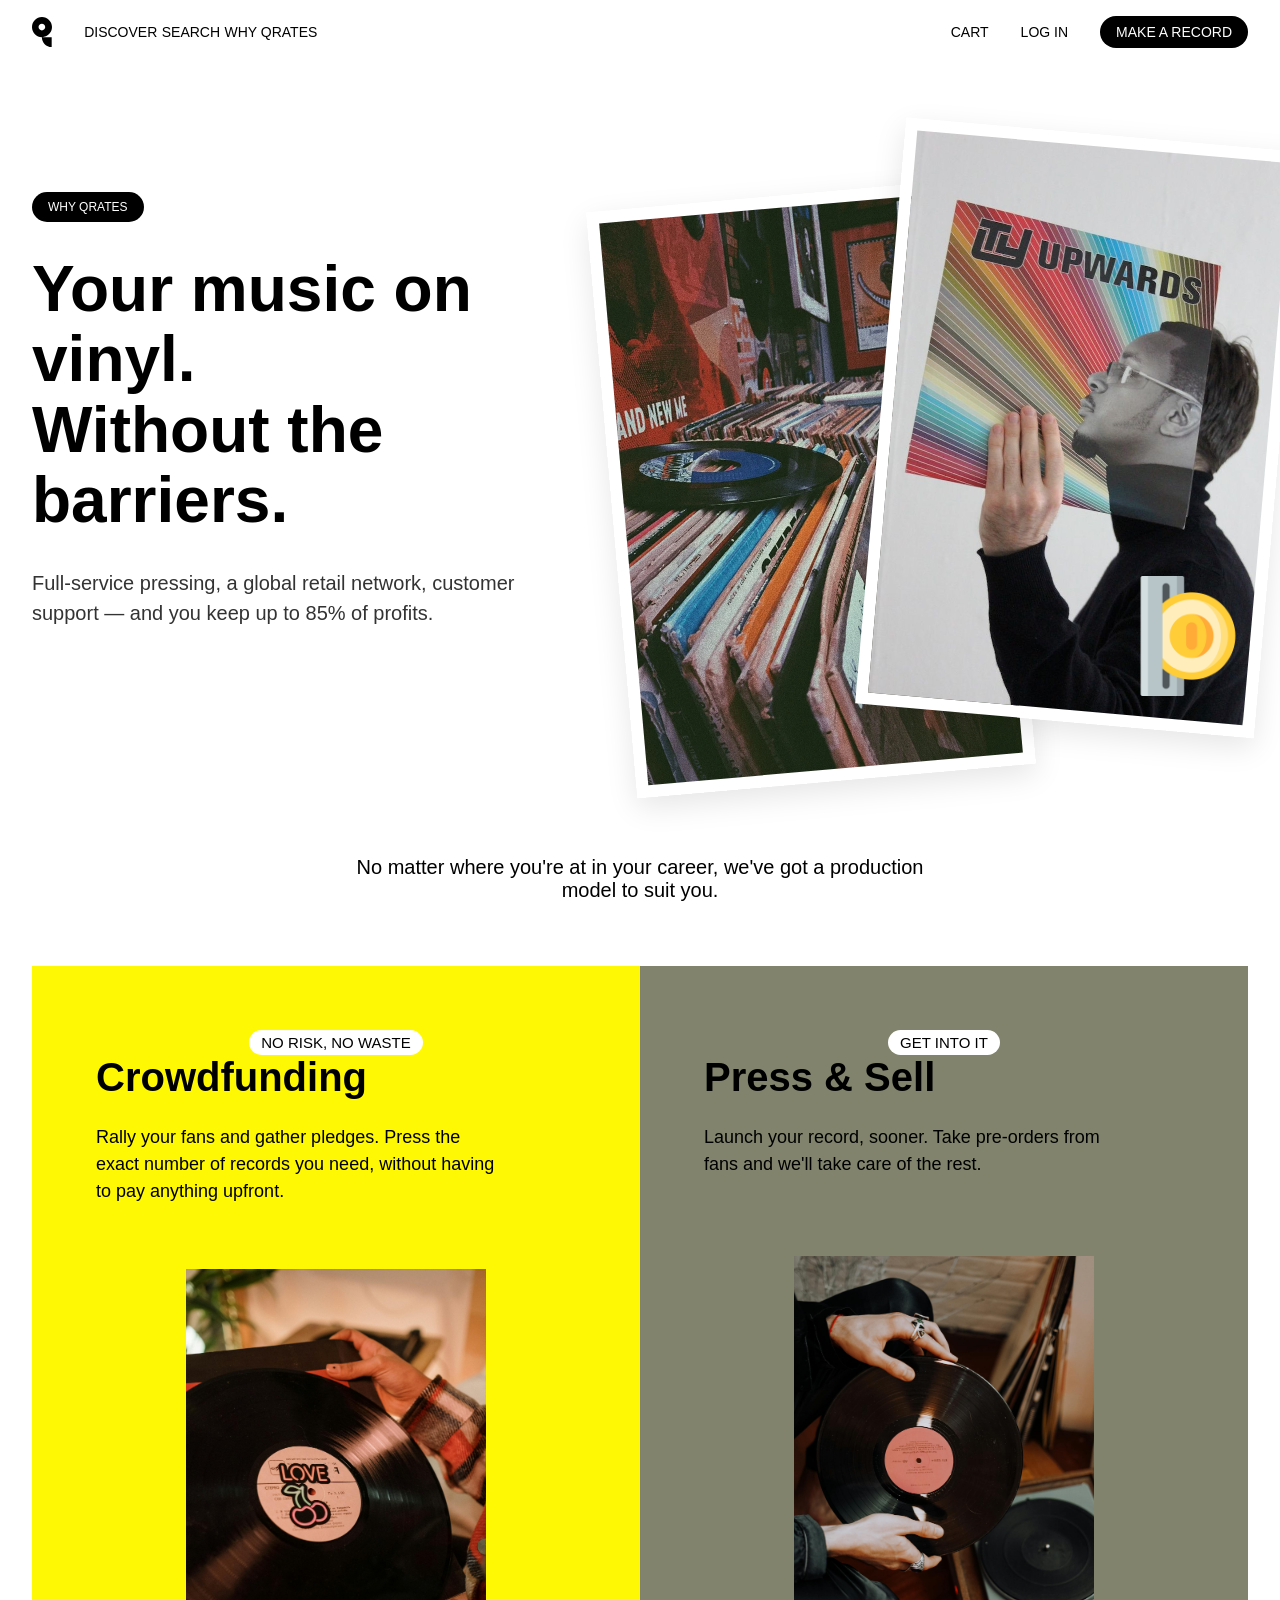
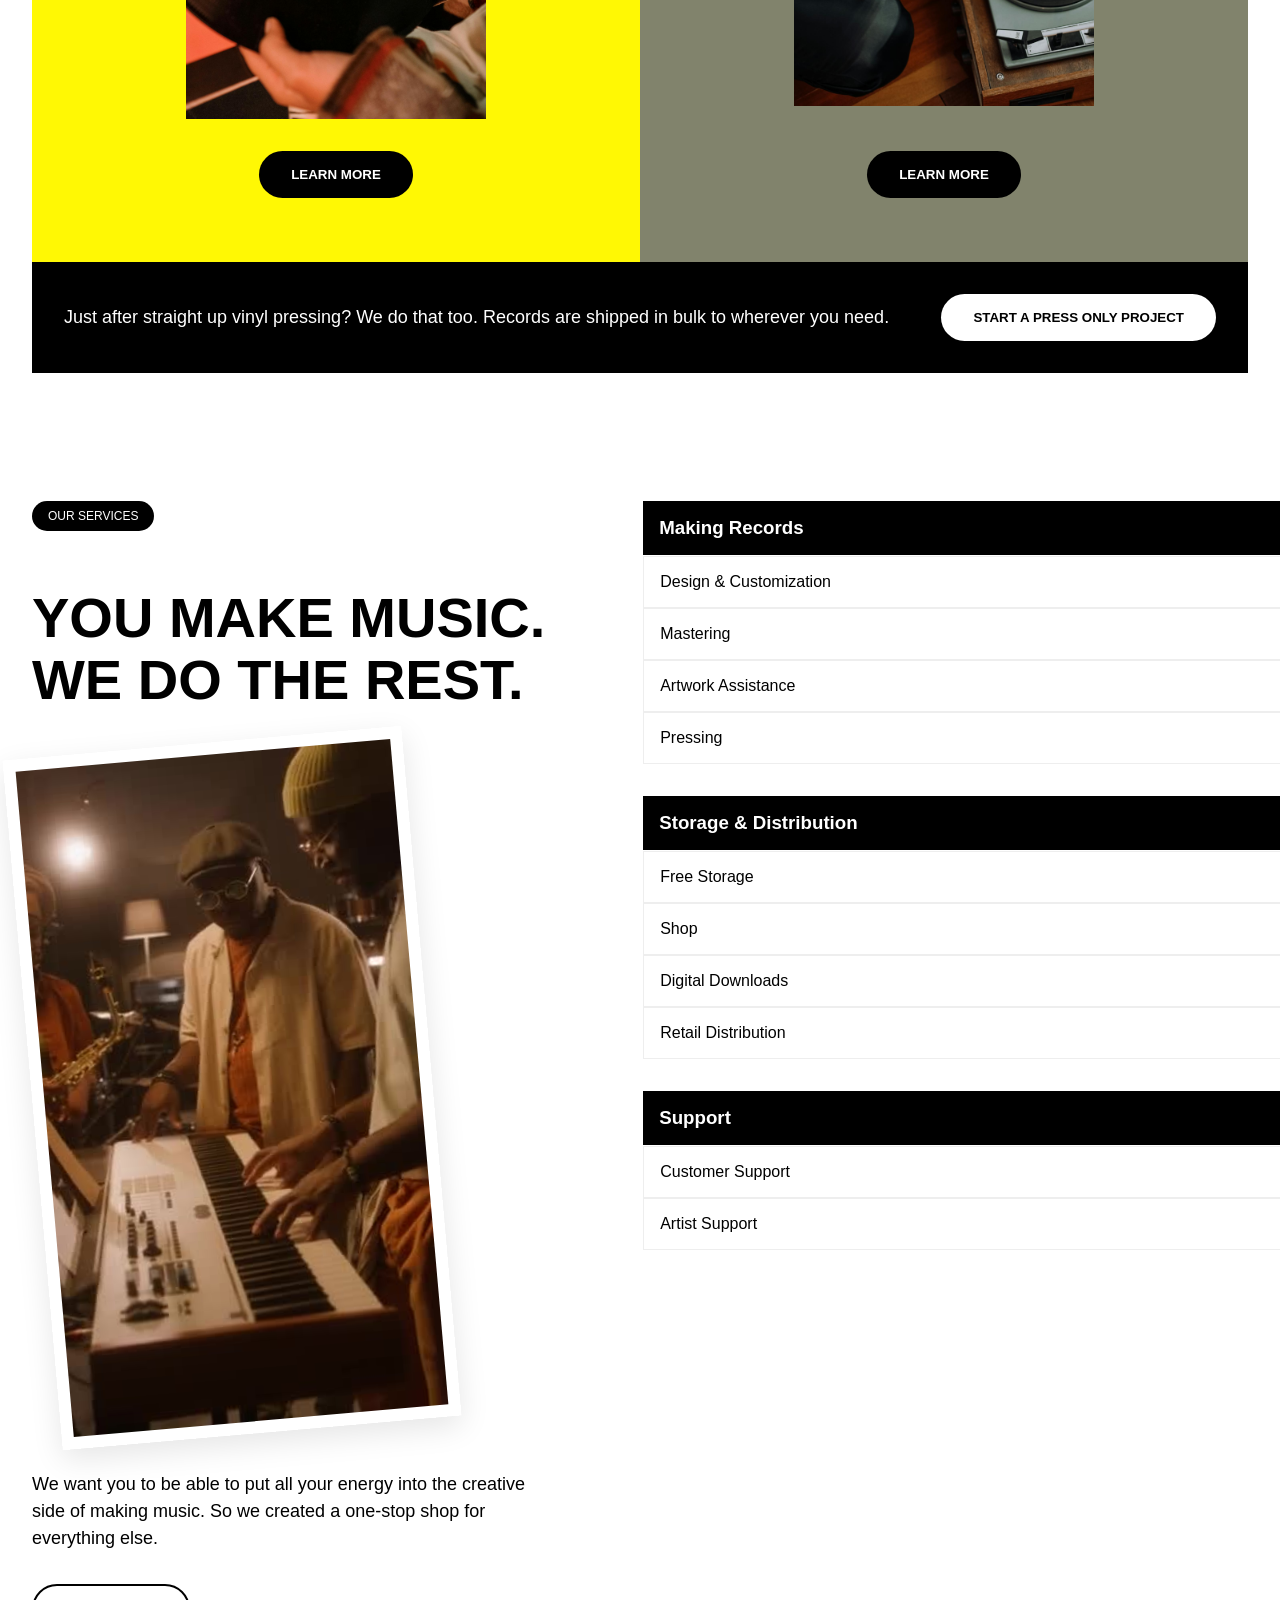
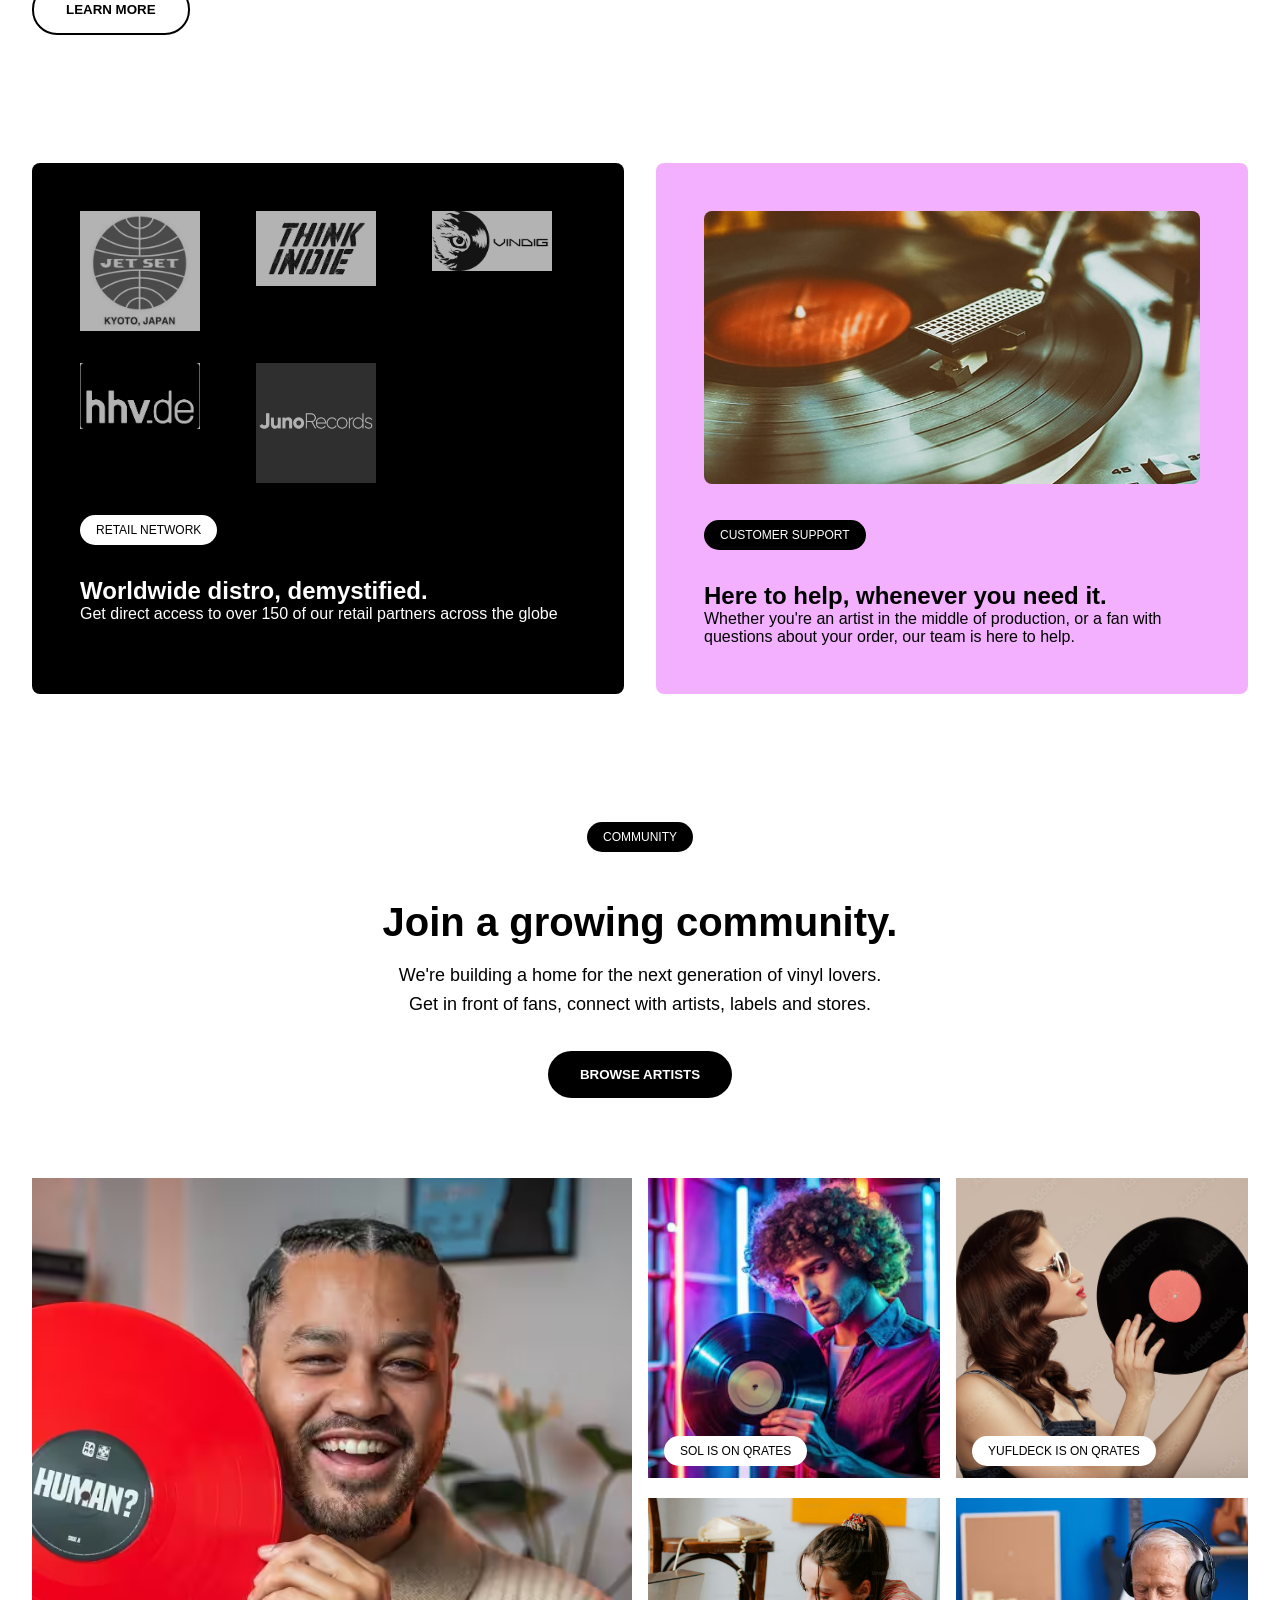
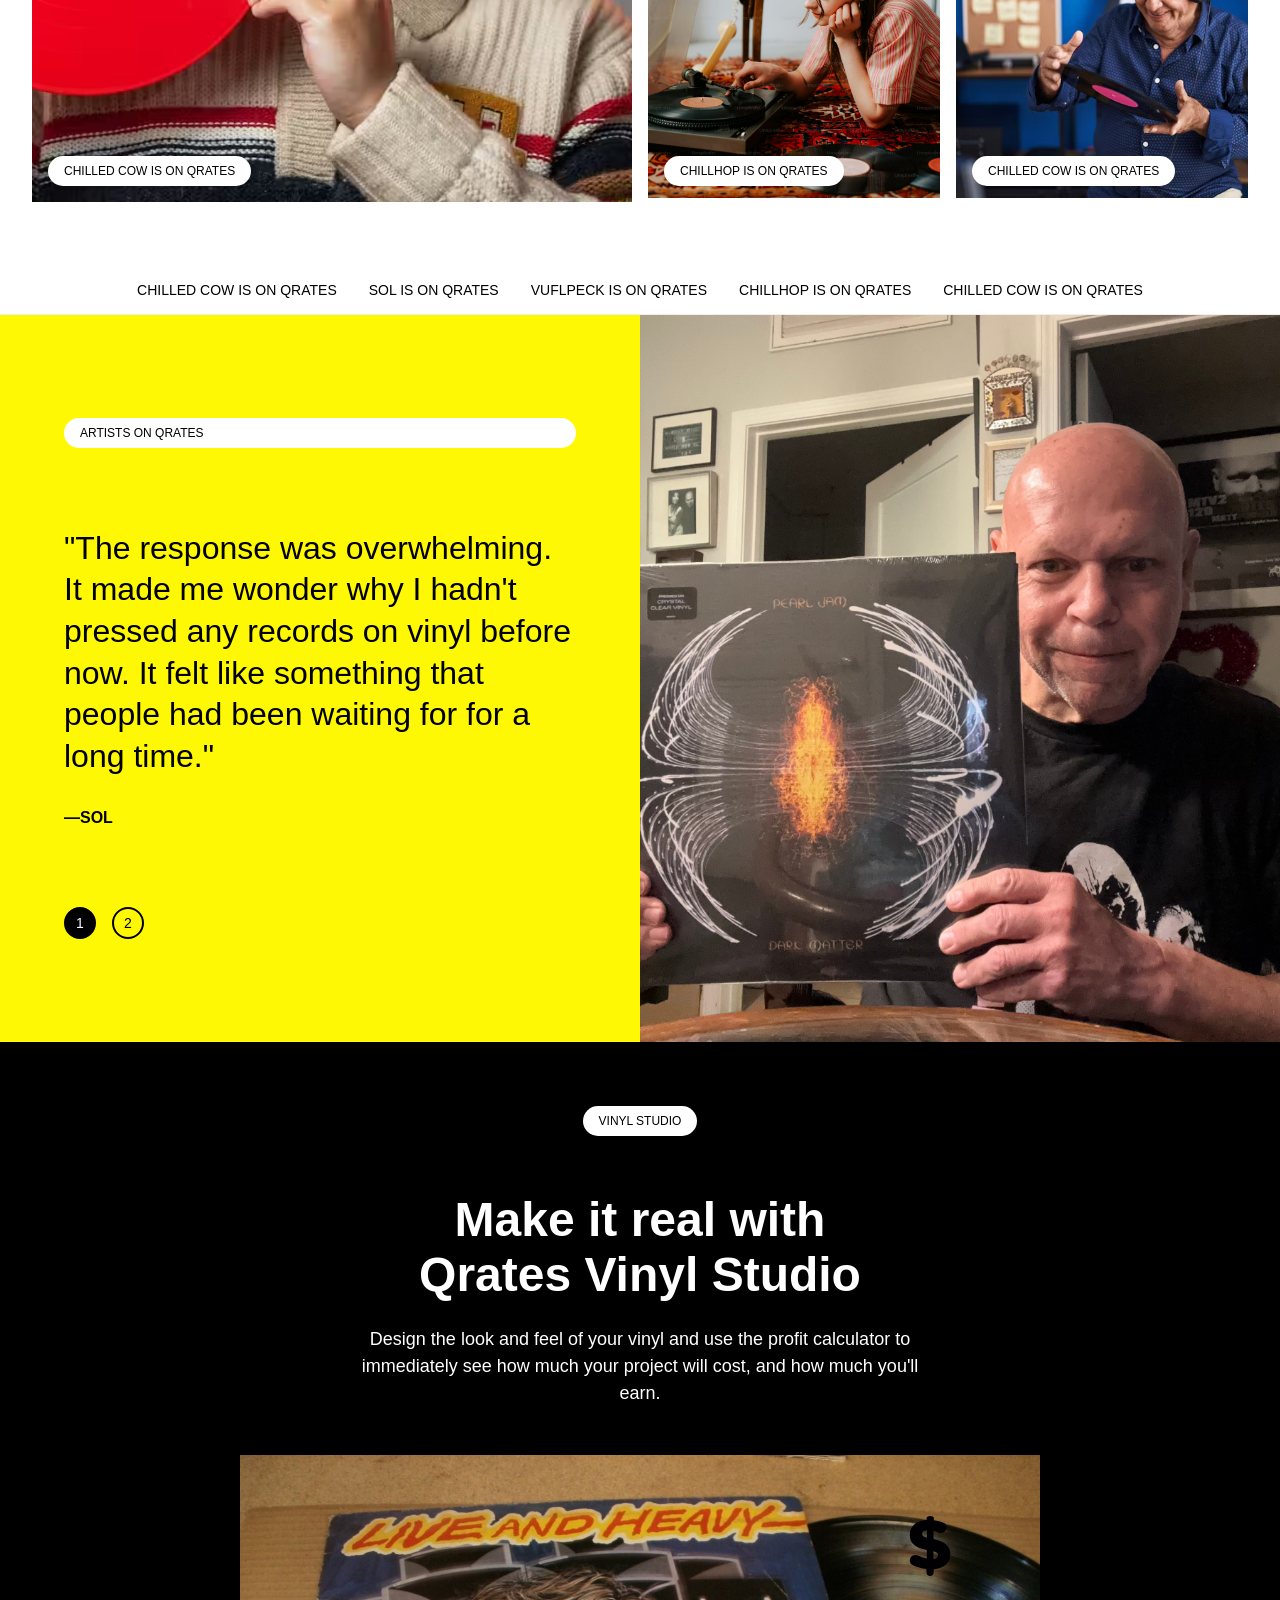
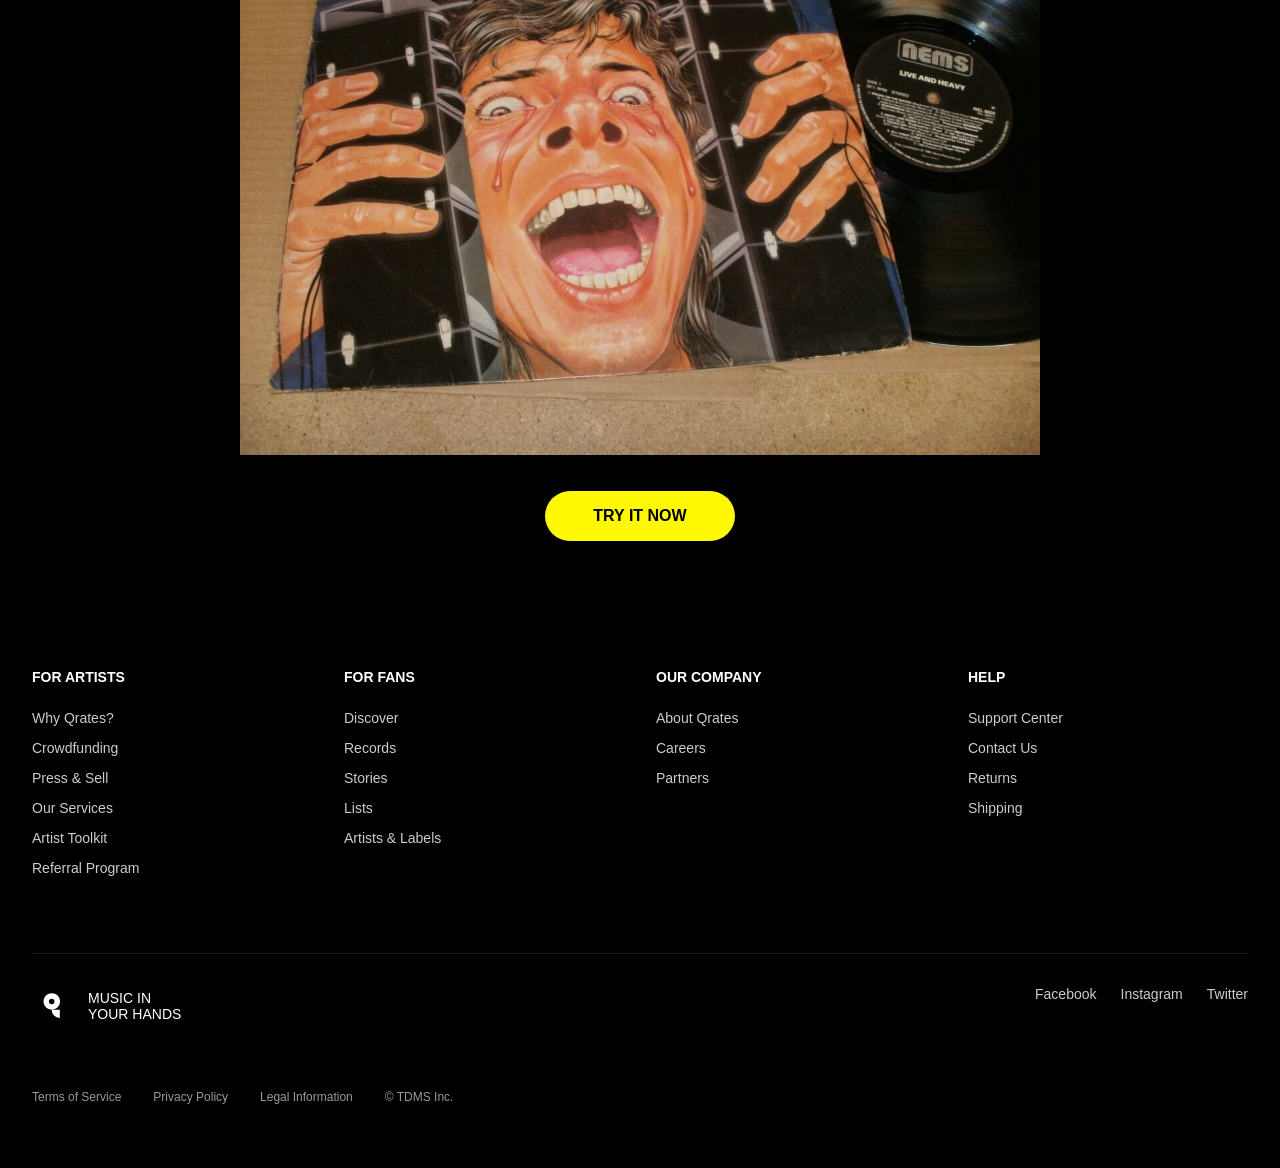
<file: index.html>
<!DOCTYPE html>
<html lang="es">
<head>
    <meta charset="UTF-8">
    <meta name="viewport" content="width=device-width, initial-scale=1.0">
    <title>Olimpica Music - Your music on vinyl</title>
    <link rel="stylesheet" href="styles.css">
</head>
<body>
    <header class="header">
        <nav class="nav">
            <div class="nav-left">
                <img src="./img/Qrates_logo.svg" alt="Qrates Logo" class="logo">
                <div class="nav-links">
                    <a href="#">DISCOVER</a>
                    <a href="#">SEARCH</a>
                    <a href="#">WHY QRATES</a>
                </div>
            </div>
            <div class="nav-right">
                <a href="#">CART</a>
                <a href="#">LOG IN</a>
                <button class="make-record-btn">MAKE A RECORD</button>
            </div>
        </nav>
    </header>

    <main class="hero">
        <div class="hero-content">
            <span class="tag">WHY QRATES</span>
            <h1>Your music on vinyl.<br>Without the barriers.</h1>
            <p class="hero-text">Full-service pressing, a global retail network, customer support — and you keep up to 85% of profits.</p>
        </div>

        <div class="hero-images">
            <img src="./img/Vinilo_2.jpg" alt="Vinyl Record 1" class="image-top">
            <img src="./img/Vinilo_1.jpg" alt="Vinyl Record 2" class="image-bottom">
            <div class="circle-badge">
                <img src="./img/coin-slot.png" alt="1 Million" class="badge">
            </div>
        </div>
    </main>

    <!-- Production Models Seccion -->
    <section class="production-models">
        <p class="model-intro">No matter where you're at in your career, we've got a production model to suit you.</p>
        
        <div class="models-container">
            <div class="model crowdfunding">
                <span class="model-tag">NO RISK, NO WASTE</span>
                <h2>Crowdfunding</h2>
                <p>Rally your fans and gather pledges. Press the exact number of records you need, without having to pay anything upfront.</p>
                <div class="model-image">
                    <img src="./img/crowd-funding.png" alt="Crowdfunding" class="model-illustration">
                </div>
                <button class="learn-more">LEARN MORE</button>
            </div>

            <div class="model press-sell">
                <span class="model-tag">GET INTO IT</span>
                <h2>Press & Sell</h2>
                <p>Launch your record, sooner. Take pre-orders from fans and we'll take care of the rest.</p>
                <div class="model-image">
                    <img src="./img/vinyl.jpeg" alt="Press-Sell" class="model-illustration">
                </div>
                <button class="learn-more">LEARN MORE</button>
            </div>
        </div>

        <div class="shipping-info">
            <p>Just after straight up vinyl pressing? We do that too. Records are shipped in bulk to wherever you need.</p>
            <button class="start-project">START A PRESS ONLY PROJECT</button>
        </div>
    </section>

    <!-- Services Seccion -->
<section class="services">
    <div class="services-container">
        <div class="services-left">
            <span class="tag">OUR SERVICES</span>
            <h2>YOU MAKE MUSIC.<br>WE DO THE REST.</h2>
            <div class="services-image">
                <img src="./img/studio-artist.jpg" alt="Artist in studio" class="tilted-image">
            </div>
            <p class="services-text">We want you to be able to put all your energy into the creative side of making music. So we created a one-stop shop for everything else.</p>
            <button class="learn-more-btn">LEARN MORE</button>
        </div>
        
        <div class="services-right">
            <div class="services-group">
                <h3>Making Records</h3>
                <div class="service-item">
                    <span>Design & Customization</span>
                    <span class="expand-icon">+</span>
                </div>
                <div class="service-item">
                    <span>Mastering</span>
                    <span class="expand-icon">+</span>
                </div>
                <div class="service-item">
                    <span>Artwork Assistance</span>
                    <span class="expand-icon">+</span>
                </div>
                <div class="service-item">
                    <span>Pressing</span>
                    <span class="expand-icon">+</span>
                </div>
            </div>

            <div class="services-group">
                <h3>Storage & Distribution</h3>
                <div class="service-item">
                    <span>Free Storage</span>
                    <span class="expand-icon">+</span>
                </div>
                <div class="service-item">
                    <span>Shop</span>
                    <span class="expand-icon">+</span>
                </div>
                <div class="service-item">
                    <span>Digital Downloads</span>
                    <span class="expand-icon">+</span>
                </div>
                <div class="service-item">
                    <span>Retail Distribution</span>
                    <span class="expand-icon">+</span>
                </div>
            </div>

            <div class="services-group">
                <h3>Support</h3>
                <div class="service-item">
                    <span>Customer Support</span>
                    <span class="expand-icon">+</span>
                </div>
                <div class="service-item">
                    <span>Artist Support</span>
                    <span class="expand-icon">+</span>
                </div>
            </div>
        </div>
    </div>
</section>

<!-- Distribution Seccion -->
<section class="distribution">
    <div class="distribution-container">
        <div class="distro-box">
            <div class="logo-grid">
                <img src="./img/jetset-logo.png" alt="Jetset" class="partner-logo">
                <img src="./img/think-indie-logo.png" alt="Think Indie" class="partner-logo">
                <img src="./img/vindig-logo.png" alt="Vindig" class="partner-logo">
                <img src="./img/hhv-logo.png" alt="HHV" class="partner-logo">
                <img src="./img/juno-records-logo.jpg" alt="Juno Records" class="partner-logo">
            </div>
            <span class="tag">RETAIL NETWORK</span>
            <h2>Worldwide distro, demystified.</h2>
            <p>Get direct access to over 150 of our retail partners across the globe</p>
        </div>

        <div class="support-box">
            <img src="./img/support-image.jpg" alt="Customer Support" class="support-image">
            <span class="tag">CUSTOMER SUPPORT</span>
            <h2>Here to help, whenever you need it.</h2>
            <p>Whether you're an artist in the middle of production, or a fan with questions about your order, our team is here to help.</p>
        </div>
    </div>
</section>

<!-- Community Seccion -->
<section class="community">
    <span class="tag">COMMUNITY</span>
    <h2>Join a growing community.</h2>
    <p>We're building a home for the next generation of vinyl lovers.<br>Get in front of fans, connect with artists, labels and stores.</p>
    <button class="browse-btn">BROWSE ARTISTS</button>
    
    <div class="artist-grid">
        <div class="artist-item1">
            <img src="./img/artist1.jpg" alt="Chilled Cow" class="artist-image">
            <span class="artist-tag">CHILLED COW IS ON QRATES</span>
        </div>
        <div class="artist-item2">
            <img src="./img/artist2.jpg" alt="Sol" class="artist-image">
            <span class="artist-tag">SOL IS ON QRATES</span>
        </div>
        <div class="artist-item3">
            <img src="./img/artist3.jpg" alt="Yufldeck" class="artist-image">
            <span class="artist-tag">YUFLDECK IS ON QRATES</span>
        </div>
        <div class="artist-item4">
            <img src="./img/artist4.jpg" alt="Chillhop" class="artist-image">
            <span class="artist-tag">CHILLHOP IS ON QRATES</span>
        </div>
        <div class="artist-item5">
            <img src="./img/artist5.jpg" alt="Chilled Cow" class="artist-image">
            <span class="artist-tag">CHILLED COW IS ON QRATES</span>
        </div>
    </div>
</section>

<!-- Artist Nav Bar -->
<div class="artist-nav">
    <a href="#" class="artist-link">CHILLED COW IS ON QRATES</a>
    <a href="#" class="artist-link">SOL IS ON QRATES</a>
    <a href="#" class="artist-link">VUFLPECK IS ON QRATES</a>
    <a href="#" class="artist-link">CHILLHOP IS ON QRATES</a>
    <a href="#" class="artist-link">CHILLED COW IS ON QRATES</a>
</div>

<!-- Artist Testimonials Seccion -->
<section class="testimonials">
    <div class="testimonial-container">
        <div class="testimonial-content">
            <span class="tag">ARTISTS ON QRATES</span>
            <div class="testimonial-carousel">
                <div class="testimonial-slide active">
                    <blockquote class="testimonial-quote">
                        "The response was overwhelming. It made me wonder why I hadn't pressed any records on vinyl before now. It felt like something that people had been waiting for for a long time."
                    </blockquote>
                    <cite class="testimonial-author">—SOL</cite>
                </div>
            </div>
            <div class="carousel-controls">
                <button class="carousel-dot active">1</button>
                <button class="carousel-dot">2</button>
            </div>
        </div>
        <div class="testimonial-image">
            <img src="./img/artist-testimonial.jpg" alt="Artist with vinyl record" class="artist-photo">
        </div>
    </div>
</section>

<!-- Vinyl Studio Seccion -->
<section class="vinyl-studio">
    <span class="tag">VINYL STUDIO</span>
    <h2>Make it real with<br>Qrates Vinyl Studio</h2>
    <p class="studio-description">Design the look and feel of your vinyl and use the profit calculator to immediately see how much your project will cost, and how much you'll earn.</p>
    
    <div class="vinyl-preview">
        <img src="./img/vinyl-preview.png" alt="Vinyl Preview" class="vinyl-image">
        <img src="./img/dollar-icon.svg" alt="Dollar Sign" class="dollar-icon">
    </div>
    
    <button class="try-it-btn">TRY IT NOW</button>
</section>

<!-- Footer -->
<footer class="footer">
    <div class="footer-content">
        <div class="footer-columns">
            <div class="footer-column">
                <h3>FOR ARTISTS</h3>
                <ul>
                    <li><a href="#">Why Qrates?</a></li>
                    <li><a href="#">Crowdfunding</a></li>
                    <li><a href="#">Press & Sell</a></li>
                    <li><a href="#">Our Services</a></li>
                    <li><a href="#">Artist Toolkit</a></li>
                    <li><a href="#">Referral Program</a></li>
                </ul>
            </div>
            
            <div class="footer-column">
                <h3>FOR FANS</h3>
                <ul>
                    <li><a href="#">Discover</a></li>
                    <li><a href="#">Records</a></li>
                    <li><a href="#">Stories</a></li>
                    <li><a href="#">Lists</a></li>
                    <li><a href="#">Artists & Labels</a></li>
                </ul>
            </div>
            
            <div class="footer-column">
                <h3>OUR COMPANY</h3>
                <ul>
                    <li><a href="#">About Qrates</a></li>
                    <li><a href="#">Careers</a></li>
                    <li><a href="#">Partners</a></li>
                </ul>
            </div>
            
            <div class="footer-column">
                <h3>HELP</h3>
                <ul>
                    <li><a href="#">Support Center</a></li>
                    <li><a href="#">Contact Us</a></li>
                    <li><a href="#">Returns</a></li>
                    <li><a href="#">Shipping</a></li>
                </ul>
            </div>
        </div>

        <div class="footer-bottom">
            <div class="footer-logo">
                <img src="./img/avatar-black.svg" alt="Qrates Logo" class="logo">
                <p>MUSIC IN<br>YOUR HANDS</p>
            </div>
            
            <div class="social-links">
                <a href="#" class="social-icon">Facebook</a>
                <a href="#" class="social-icon">Instagram</a>
                <a href="#" class="social-icon">Twitter</a>
            </div>
        </div>

        <div class="legal-links">
            <a href="#">Terms of Service</a>
            <a href="#">Privacy Policy</a>
            <a href="#">Legal Information</a>
            <span>© TDMS Inc.</span>
        </div>
    </div>
</footer>

</body>
</html>
</file>
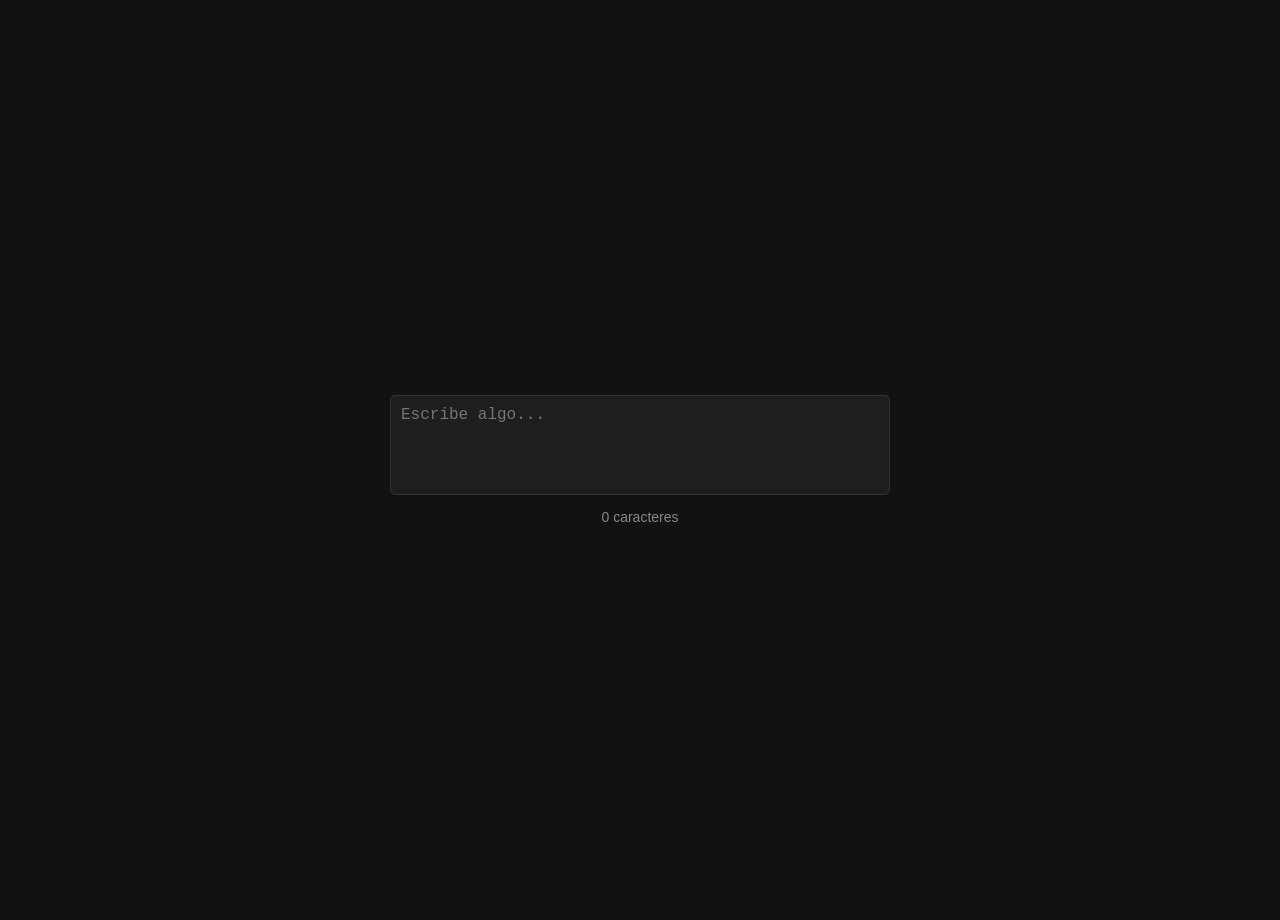
<file: texto/texto.html>
<!DOCTYPE html>
<html>
  <head>
    <meta name="viewport" content="width=device-width, initial-scale=1.0" />
    <title>Contador de Caracteres</title>
    <link rel="stylesheet" href="texto.css" />
  </head>
  <body>
    <div class="contenedor">
      <textarea id="textInput" placeholder="Escribe algo..."></textarea>
      <div id="contador">0 caracteres</div>
    </div>
    <script src="texto.js"></script>
  </body>
</html>
</file>
<file: styles.css>
:root {
    --black: #000000;
    --white: #ffffff;
}

* {
    margin: 0;
    padding: 0;
    box-sizing: border-box;
    font-family: Arial, sans-serif;
}

body {
    background-color: var(--white);
}

/* Header Styles */
.header {
    position: fixed;
    top: 0;
    width: 100%;
    padding: 1rem 2rem;
    background-color: var(--white);
    z-index: 1000;
}

.nav {
    display: flex;
    justify-content: space-between;
    align-items: center;
    max-width: 1400px;
    margin: 0 auto;
}

.nav-left, .nav-right {
    display: flex;
    align-items: center;
    gap: 2rem;
}

.logo {
    height: 30px;
}

.nav-links a, .nav-right a {
    text-decoration: none;
    color: var(--black);
    font-size: 0.875rem;
    font-weight: 500;
}

.make-record-btn {
    background-color: var(--black);
    color: var(--white);
    padding: 0.5rem 1rem;
    border: none;
    border-radius: 20px;
    font-size: 0.875rem;
    cursor: pointer;
}

/* Hero Seccion */
.hero {
    display: grid;
    grid-template-columns: 45% 55%;
    padding: 8rem 2rem 4rem;
    max-width: 1400px;
    margin: 0 auto;
    position: relative;
    gap: 2rem;
}

.hero-content {
    padding-top: 4rem;
    position: relative;
    z-index: 2;
}

.tag {
    display: inline-block;
    padding: 0.5rem 1rem;
    background-color: var(--black);
    color: var(--white);
    font-size: 0.75rem;
    border-radius: 20px;
    margin-bottom: 2rem;
    font-weight: 500;
}

.distro-box .tag {
    display: inline-block;
    padding: 0.5rem 1rem;
    background-color: var(--white);
    color: var(--black);
    font-size: 0.75rem;
    border-radius: 20px;
    margin-bottom: 2rem;
    font-weight: 500;
}

h1 {
    font-size: 4rem;
    line-height: 1.1;
    margin-bottom: 2rem;
    font-weight: 700;
}

.hero-text {
    font-size: 1.25rem;
    line-height: 1.5;
    max-width: 500px;
    color: #333;
}

.hero-images {
    position: relative;
    height: 100%;
    min-height: 600px;
    display: flex;
    justify-content: center;
    align-items: center;
}

.image-top {
    position: absolute;
    top: 50%;
    right: 0;
    width: 80%;
    max-width: 400px;
    transform: translateY(-50%) rotate(5deg);
    z-index: 2;
    border: 12px solid white;
    box-shadow: 0 10px 30px rgba(0,0,0,0.1);
}

.image-bottom {
    position: absolute;
    top: 60%;
    left: 0;
    width: 80%;
    max-width: 400px;
    transform: translateY(-50%) rotate(-5deg);
    z-index: 1;
    border: 12px solid white;
    box-shadow: 0 10px 30px rgba(0,0,0,0.1);
}

.circle-badge {
    position: absolute;
    bottom: 2rem;
    right: 2rem;
    width: 120px;
    height: 120px;
    z-index: 3;
    animation: float 3s ease-in-out infinite;
}

.badge {
    width: 100%;
    height: 100%;
    object-fit: contain;
}

/* Diseño Responsive */
@media (max-width: 1200px) {
    h1 {
        font-size: 3.5rem;
    }
    
    .hero-images {
        min-height: 500px;
    }
}

@media (max-width: 1024px) {
    .hero {
        grid-template-columns: 1fr;
        padding: 6rem 2rem 2rem;
    }

    .hero-content {
        text-align: left;
        padding-top: 2rem;
        max-width: 600px;
    }

    .hero-text {
        margin: 0;
    }

    .hero-images {
        margin-top: 2rem;
        min-height: 400px;
        grid-row: 1;
    }

    .image-top {
        top: 50%;
        right: auto;
        left: 50%;
        transform: translate(-45%, -50%) rotate(5deg);
    }

    .image-bottom {
        top: 50%;
        left: 50%;
        transform: translate(-55%, -50%) rotate(-5deg);
    }

    .circle-badge {
        bottom: 0;
        right: 10%;
    }
}

@media (max-width: 768px) {
    h1 {
        font-size: 2.5rem;
    }

    .hero {
        padding: 4rem 1rem 2rem;
    }

    .hero-images {
        min-height: 300px;
    }

    .image-top,
    .image-bottom {
        width: 70%;
        border-width: 8px;
    }

    .circle-badge {
        width: 80px;
        height: 80px;
    }
}

@media (max-width: 480px) {
    .hero-content {
        padding-top: 1rem;
    }

    .image-top,
    .image-bottom {
        width: 85%;
    }
}

/* Production Models Seccion */
.production-models {
    padding: 4rem 2rem;
    max-width: 1400px;
    margin: 0 auto;
}

.model-intro {
    text-align: center;
    font-size: 1.25rem;
    margin-bottom: 4rem;
    max-width: 600px;
    margin-left: auto;
    margin-right: auto;
}

.models-container {
    display: grid;
    grid-template-columns: repeat(2, 1fr);
    gap: 0;
}

.model {
    padding: 4rem;
    min-height: 600px;
    display: flex;
    flex-direction: column;
    position: relative;
}

.crowdfunding {
    background-color: #FFF804;
}

.crowdfunding .model-tag {
    color: black;
    display: block;
    margin: 0 auto;
    font-size: 15px;
}

.crowdfunding .learn-more{
    display: block;
    margin: 0 auto;
}

.press-sell .learn-more {
    display: block;
    margin: 0 auto;
}

.press-sell {
    background-color: #81836C;
    color: black;
}

.model-tag {
    display: inline-block;
    padding: 0.25rem 0.75rem;
    background-color: white;
    color: black;
    font-size: 0.75rem;
    border-radius: 15px;
    margin-bottom: 2rem;
}

.press-sell .model-tag {
    color: black;
    display: block;
    margin: 0 auto;
    font-size: 15px;
}

.model h2 {
    font-size: 2.5rem;
    margin-bottom: 1.5rem;
}

.model p {
    font-size: 1.125rem;
    line-height: 1.5;
    margin-bottom: 2rem;
    max-width: 400px;
}

.model-image {
    flex-grow: 1;
    display: flex;
    align-items: center;
    justify-content: center;
    margin: 2rem 0;
}

.learn-more {
    background-color: black;
    color: white;
    border: none;
    padding: 1rem 2rem;
    border-radius: 25px;
    font-weight: bold;
    cursor: pointer;
    align-self: flex-start;
}

.press-sell .learn-more {
    background-color: black;
    color: white;
}

.shipping-info {
    background-color: black;
    color: white;
    padding: 2rem;
    text-align: center;
    display: flex;
    justify-content: space-between;
    align-items: center;
    gap: 2rem;
}

.shipping-info p {
    font-size: 1.125rem;
}

.start-project {
    background-color: white;
    color: black;
    border: none;
    padding: 1rem 2rem;
    border-radius: 25px;
    font-weight: bold;
    cursor: pointer;
    white-space: nowrap;
}

/* Responsive ajustes */
@media (max-width: 1024px) {
    .models-container {
        grid-template-columns: 1fr;
    }

    .model {
        padding: 2rem;
        min-height: 400px;
    }

    .shipping-info {
        flex-direction: column;
        text-align: center;
    }

    .shipping-info p {
        margin-bottom: 1rem;
    }
}

@media (max-width: 768px) {
    .model h2 {
        font-size: 2rem;
    }

    .model-image {
        margin: 1rem 0;
    }

    .shipping-info {
        padding: 1.5rem;
    }
}

.model-image {
    flex-grow: 1;
    display: flex;
    align-items: center;
    justify-content: center;
    margin: 2rem 0;
}

.model-illustration {
    max-width: 300px;
    height: auto;
    display: block;
}


/* Responsive ajustes */
@media (max-width: 768px) {
    .model-illustration {
        max-width: 200px;
    }
}

/* Services Seccion Styles */
.services {
    padding: 4rem 2rem;
    max-width: 1400px;
    margin: 0 auto;
    background-color: var(--white);
}

.services-container {
    display: grid;
    grid-template-columns: 45% 55%;
    gap: 4rem;
}

.services-left {
    padding-right: 2rem;
}

.services-left h2 {
    font-size: 3.5rem;
    line-height: 1.1;
    margin: 1.5rem 0 2rem;
}

.services-text {
    font-size: 1.125rem;
    line-height: 1.5;
    margin: 2rem 0;
}

.services-image {
    position: relative;
    margin: 2rem 0;
}

.tilted-image {
    width: 100%;
    max-width: 400px;
    transform: rotate(-5deg);
    border: 12px solid white;
    box-shadow: 0 10px 30px rgba(0,0,0,0.1);
}

.learn-more-btn {
    background-color: transparent;
    border: 2px solid var(--black);
    color: var(--black);
    padding: 1rem 2rem;
    border-radius: 25px;
    font-weight: bold;
    cursor: pointer;
}

/* Services Right Side */
.services-right {
    background-color: var(--white);
}

.services-group {
    margin-bottom: 2rem;
}

.services-group h3 {
    background-color: var(--black);
    color: var(--white);
    padding: 1rem;
    margin-bottom: 1px;
}

.service-item {
    display: flex;
    justify-content: space-between;
    align-items: center;
    padding: 1rem;
    background-color: var(--white);
    border: 1px solid #eee;
    cursor: pointer;
}

.expand-icon {
    font-weight: bold;
    color: #666;
}

/* Diseño Responsive */
@media (max-width: 1024px) {
    .services-container {
        grid-template-columns: 1fr;
        gap: 2rem;
    }

    .services-left {
        padding-right: 0;
    }

    .services-left h2 {
        font-size: 2.5rem;
    }
}

@media (max-width: 768px) {
    .services {
        padding: 2rem 1rem;
    }

    .tilted-image {
        border-width: 8px;
    }
}

/* Distribution Seccion */
.distribution {
    padding: 4rem 2rem;
    max-width: 1400px;
    margin: 0 auto;
}

.distribution-container {
    display: grid;
    grid-template-columns: 1fr 1fr;
    gap: 2rem;
}

.distro-box {
    background-color: var(--black);
    color: var(--white);
    padding: 3rem;
    border-radius: 8px;
}

.support-box {
    background-color: #F3B0FF;
    padding: 3rem;
    border-radius: 8px;
}

.logo-grid {
    display: grid;
    grid-template-columns: repeat(3, 1fr);
    gap: 2rem;
    margin-bottom: 2rem;
}

.partner-logo {
    width: 100%;
    max-width: 120px;
    filter: grayscale(100%);
    opacity: 0.7;
    transition: filter 0.3s ease, opacity 0.3s ease;
}

.partner-logo:hover {
    filter: grayscale(0%);
    opacity: 1;
}

.support-image {
    width: 100%;
    border-radius: 8px;
    margin-bottom: 2rem;
}

/* Community Seccion */
.community {
    padding: 4rem 2rem;
    max-width: 1400px;
    margin: 0 auto;
    text-align: center;
}

.community h2 {
    font-size: 2.5rem;
    margin: 1rem 0;
}

.community p {
    font-size: 1.125rem;
    margin-bottom: 2rem;
    line-height: 1.6;
}

.browse-btn {
    background-color: var(--black);
    color: var(--white);
    border: none;
    padding: 1rem 2rem;
    border-radius: 25px;
    font-weight: bold;
    cursor: pointer;
    margin-bottom: 3rem;
}

.artist-grid {
    display: grid;
    grid-template-columns: repeat(4, 1fr);
    grid-template-rows: repeat(2, 1fr);
    grid-column-gap: 0px;
    grid-row-gap: 0px;    
    gap: 1rem;
    margin-top: 2rem;
}

.artist-item1 { 
    grid-area: 1 / 1 / 3 / 3;
    width: 100%;
    height: 100%;
    position: relative;
}

.artist-item1 img {
    width: 100%;
    height: 100%;
    object-fit: cover;
    position: absolute;
    top: 0;
    left: 0;
}

.artist-item2 { 
    grid-area: 1 / 3 / 2 / 4; 
    position: relative;
    overflow: hidden;
}

.artist-item3 { 
    grid-area: 1 / 4 / 2 / 5; 
    position: relative;
    overflow: hidden;
}

.artist-item4 { 
    grid-area: 2 / 3 / 3 / 4; 
    position: relative;
    overflow: hidden;
}

.artist-item5 { 
    grid-area: 2 / 4 / 3 / 5; 
    position: relative;
    overflow: hidden;
}

/* 
.artist-item {
    position: relative;
    overflow: hidden;
} */

.artist-image {
    width: 100%;
    height: 300px;
    object-fit: cover;
    transition: transform 0.3s ease;
}

.artist-item1:hover .artist-image {
    transform: scale(1.05);
}

.artist-item2:hover .artist-image {
    transform: scale(1.05);
}

.artist-item3:hover .artist-image {
    transform: scale(1.05);
}

.artist-item4:hover .artist-image {
    transform: scale(1.05);
}

.artist-item5:hover .artist-image {
    transform: scale(1.05);
}

.artist-tag {
    position: absolute;
    bottom: 1rem;
    left: 1rem;
    background-color: var(--white);
    padding: 0.5rem 1rem;
    border-radius: 20px;
    font-size: 0.75rem;
    font-weight: 500;
}

/* Diseño Responsive */
@media (max-width: 1024px) {
    .distribution-container {
        grid-template-columns: 1fr;
    }

    .artist-grid {
        grid-template-columns: repeat(2, 1fr);
    }
}

@media (max-width: 768px) {
    .logo-grid {
        grid-template-columns: repeat(2, 1fr);
    }

    .artist-grid {
        grid-template-columns: 1fr;
    }

    .artist-image {
        height: 250px;
    }
}

/* Artist Nav Bar */
.artist-nav {
    display: flex;
    justify-content: center;
    gap: 2rem;
    padding: 1rem;
    border-bottom: 1px solid #eee;
    overflow-x: auto;
    white-space: nowrap;
}

.artist-link {
    color: var(--black);
    text-decoration: none;
    font-size: 0.875rem;
    font-weight: 500;
    transition: opacity 0.3s ease;
}

.artist-link:hover {
    opacity: 0.7;
}

/* Testimonials Seccion */
.testimonials {
    padding: 0;
    max-width: 1400px;
    margin: 0 auto;
}

.testimonial-container {
    display: grid;
    grid-template-columns: 1fr 1fr;
}

.testimonial-content {
    background-color: #FFF804;
    padding: 4rem;
    display: flex;
    flex-direction: column;
    justify-content: center;
}

.testimonial-content .tag {
    display: inline-block;
    padding: 0.5rem 1rem;
    background-color: var(--white);
    color: var(--black);
    font-size: 0.75rem;
    border-radius: 20px;
    margin-bottom: 2rem;
    font-weight: 500;
}

.testimonial-carousel {
    margin: 3rem 0;
}

.testimonial-quote {
    font-size: 2rem;
    line-height: 1.3;
    margin: 0;
    padding: 0;
    font-weight: 500;
}

.testimonial-author {
    display: block;
    margin-top: 2rem;
    font-style: normal;
    font-weight: 600;
}

.carousel-controls {
    display: flex;
    gap: 1rem;
    margin-top: 2rem;
}

.carousel-dot {
    width: 32px;
    height: 32px;
    border: 2px solid var(--black);
    border-radius: 50%;
    background: none;
    cursor: pointer;
    display: flex;
    align-items: center;
    justify-content: center;
    font-size: 0.875rem;
    padding: 0;
}

.carousel-dot.active {
    background-color: var(--black);
    color: var(--white);
}

.testimonial-image {
    height: 100%;
    overflow: hidden;
}

.artist-photo {
    width: 100%;
    height: 100%;
    object-fit: cover;
}

/* Diseño Responsive */
@media (max-width: 1024px) {
    .testimonial-container {
        grid-template-columns: 1fr;
    }

    .testimonial-quote {
        font-size: 1.75rem;
    }

    .testimonial-image {
        height: 400px;
    }
}

@media (max-width: 768px) {
    .testimonial-content {
        padding: 2rem;
    }

    .testimonial-quote {
        font-size: 1.5rem;
    }
}

/* Vinyl Studio Seccion */
.vinyl-studio {
    background-color: var(--black);
    color: var(--white);
    padding: 4rem 2rem;
    text-align: center;
}

.vinyl-studio h2 {
    font-size: 3rem;
    margin: 1.5rem 0;
}

.vinyl-studio .tag {
    display: inline-block;
    padding: 0.5rem 1rem;
    background-color: var(--white);
    color: var(--black);
    font-size: 0.75rem;
    border-radius: 20px;
    margin-bottom: 2rem;
    font-weight: 500;
}

.studio-description {
    max-width: 600px;
    margin: 0 auto 3rem;
    font-size: 1.125rem;
    line-height: 1.5;
}

.vinyl-preview {
    position: relative;
    max-width: 800px;
    margin: 0 auto 2rem;
}

.vinyl-image {
    width: 100%;
    height: auto;
}

.dollar-icon {
    position: absolute;
    top: 10%;
    right: 10%;
    width: 60px;
    height: 60px;
}

.try-it-btn {
    background-color: #FFF804;
    color: var(--black);
    border: none;
    padding: 1rem 3rem;
    border-radius: 25px;
    font-weight: bold;
    font-size: 1rem;
    cursor: pointer;
    transition: opacity 0.3s ease;
}

.try-it-btn:hover {
    opacity: 0.9;
}

/* Footer Styles */
.footer {
    background-color: var(--black);
    color: var(--white);
    padding: 4rem 2rem;
}

.footer-content {
    max-width: 1400px;
    margin: 0 auto;
}

.footer-columns {
    display: grid;
    grid-template-columns: repeat(4, 1fr);
    gap: 2rem;
    margin-bottom: 4rem;
}

.footer-column h3 {
    font-size: 0.875rem;
    margin-bottom: 1.5rem;
}

.footer-column ul {
    list-style: none;
    padding: 0;
}

.footer-column ul li {
    margin-bottom: 0.75rem;
}

.footer-column a {
    color: var(--white);
    text-decoration: none;
    font-size: 0.875rem;
    opacity: 0.8;
    transition: opacity 0.3s ease;
}

.footer-column a:hover {
    opacity: 1;
}

.footer-bottom {
    display: flex;
    justify-content: space-between;
    align-items: flex-start;
    padding: 2rem 0;
    border-top: 1px solid rgba(255, 255, 255, 0.1);
}

.footer-logo {
    display: flex;
    align-items: center;
    gap: 1rem;
}

.footer-logo .logo {
    height: 40px;
}

.footer-logo p {
    font-size: 0.875rem;
    line-height: 1.2;
}

.social-links {
    display: flex;
    gap: 1.5rem;
}

.social-icon {
    color: var(--white);
    text-decoration: none;
    font-size: 0.875rem;
    opacity: 0.8;
    transition: opacity 0.3s ease;
}

.social-icon:hover {
    opacity: 1;
}

.legal-links {
    display: flex;
    gap: 2rem;
    margin-top: 2rem;
    font-size: 0.75rem;
    opacity: 0.6;
}

.legal-links a {
    color: var(--white);
    text-decoration: none;
}

/* Diseño Responsive */
@media (max-width: 1024px) {
    .footer-columns {
        grid-template-columns: repeat(2, 1fr);
    }
}

@media (max-width: 768px) {
    .vinyl-studio h2 {
        font-size: 2rem;
    }

    .footer-columns {
        grid-template-columns: 1fr;
    }

    .footer-bottom {
        flex-direction: column;
        align-items: center;
        text-align: center;
        gap: 2rem;
    }

    .legal-links {
        flex-direction: column;
        align-items: center;
        gap: 1rem;
    }
}
</file>
<file: texto/texto.css>
body {
    background-color: #121212;
    color: #ffffff;
    font-family: sans-serif;
    display: flex;
    justify-content: center;
    align-items: center;
    height: 100vh;
    margin: 0;
    padding: 10px;
}

.contenedor {
    width: 100%;
    max-width: 500px;
    text-align: center;
}

textarea {
    width: 100%;
    min-height: 100px;
    max-height: 300px;
    padding: 10px;
    font-size: 16px;
    border: 1px solid #333;
    border-radius: 5px;
    background-color: #1e1e1e;
    color: #ffffff;
    resize: none;
    overflow-y: auto;
    box-sizing: border-box;
}

#contador {
    margin-top: 10px;
    font-size: 14px;
    color: #888;
}
</file>
